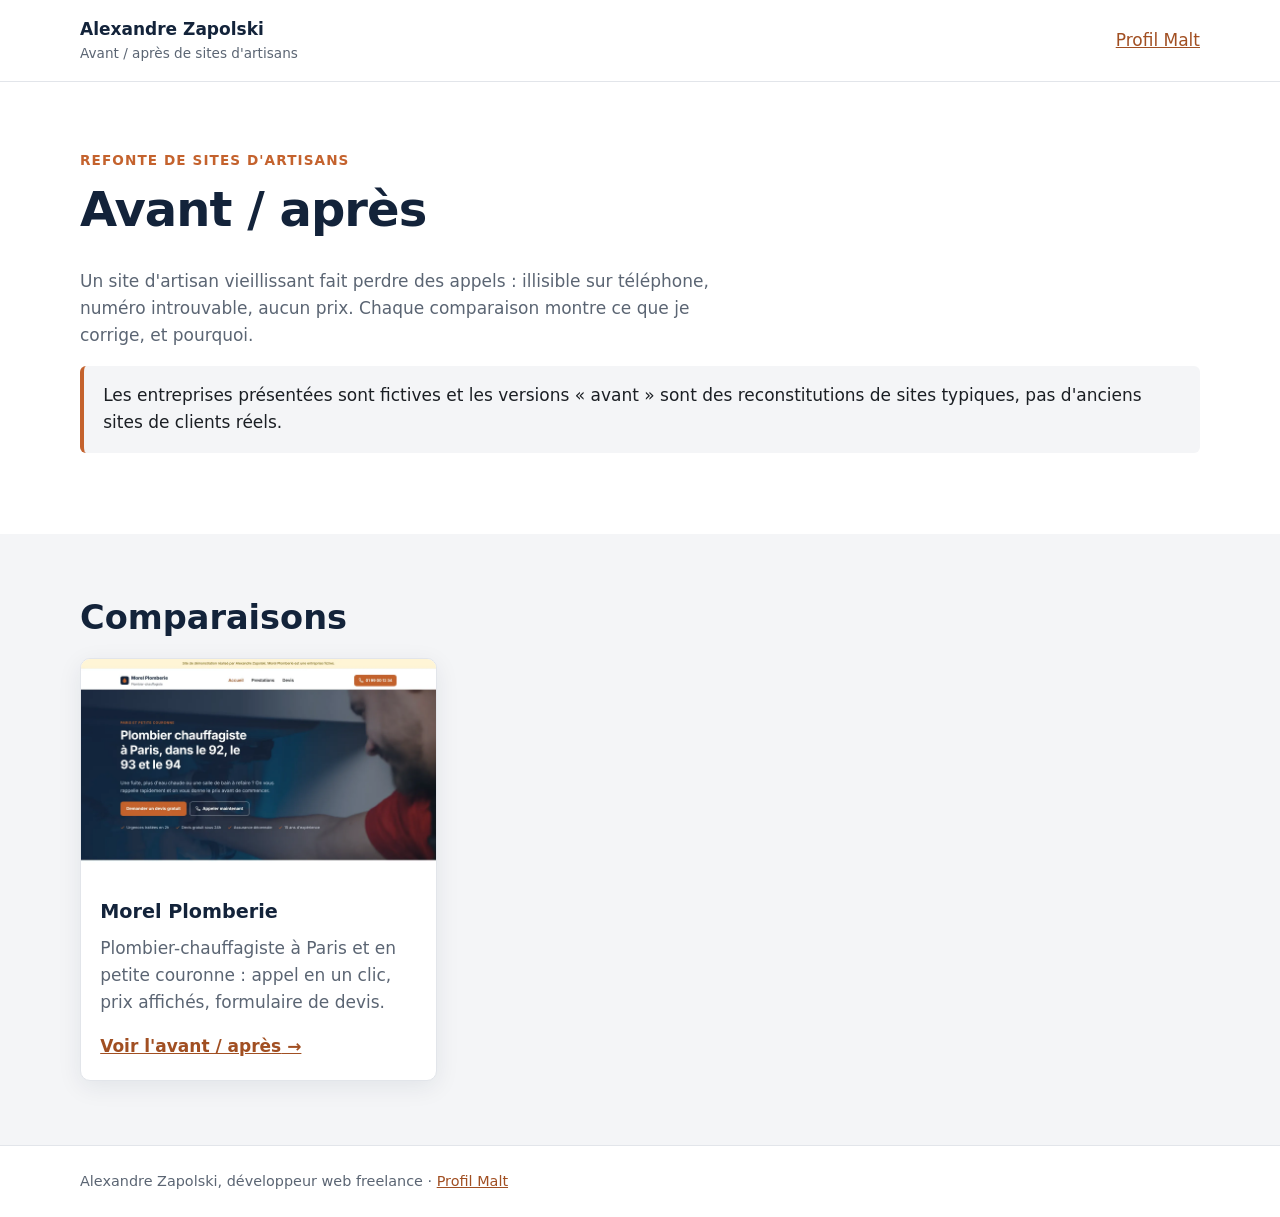
<file: index.html>
<!DOCTYPE html>
<html lang="fr">
<head>
  <meta charset="UTF-8">
  <meta name="viewport" content="width=device-width, initial-scale=1">
  <title>Avant / après : refontes de sites d'artisans | Alexandre Zapolski</title>
  <meta name="description" content="Comparaisons avant / après de sites d'artisans : ce que je corrige pour qu'un site vieillissant rapporte à nouveau des appels.">
  <link rel="stylesheet" href="css/style.css">
</head>
<body>
  <a class="skip-link" href="#contenu">Aller au contenu</a>

  <header class="header">
    <div class="container header__inner">
      <a class="brand" href="index.html">Alexandre Zapolski<small>Avant / après de sites d'artisans</small></a>
      <a href="https://www.malt.fr/profile/alexandrezapolski">Profil Malt</a>
    </div>
  </header>

  <main id="contenu">
    <section class="section">
      <div class="container">
        <span class="eyebrow">Refonte de sites d'artisans</span>
        <h1>Avant / après</h1>
        <p class="lead">Un site d'artisan vieillissant fait perdre des appels : illisible sur téléphone, numéro introuvable, aucun prix. Chaque comparaison montre ce que je corrige, et pourquoi.</p>
        <p class="note">Les entreprises présentées sont fictives et les versions « avant » sont des reconstitutions de sites typiques, pas d'anciens sites de clients réels.</p>
      </div>
    </section>

    <section class="section section--alt">
      <div class="container">
        <h2>Comparaisons</h2>
        <div class="cases">
          <article class="case">
            <img src="morel-plomberie/img/apres-desktop.webp" width="1440" height="900" alt="">
            <div class="case__body">
              <h3>Morel Plomberie</h3>
              <p>Plombier-chauffagiste à Paris et en petite couronne : appel en un clic, prix affichés, formulaire de devis.</p>
              <a class="case__link" href="morel-plomberie/index.html">Voir l'avant / après</a>
            </div>
          </article>
        </div>
      </div>
    </section>
  </main>

  <footer class="footer">
    <div class="container">Alexandre Zapolski, développeur web freelance · <a href="https://www.malt.fr/profile/alexandrezapolski">Profil Malt</a></div>
  </footer>
</body>
</html>
</file>
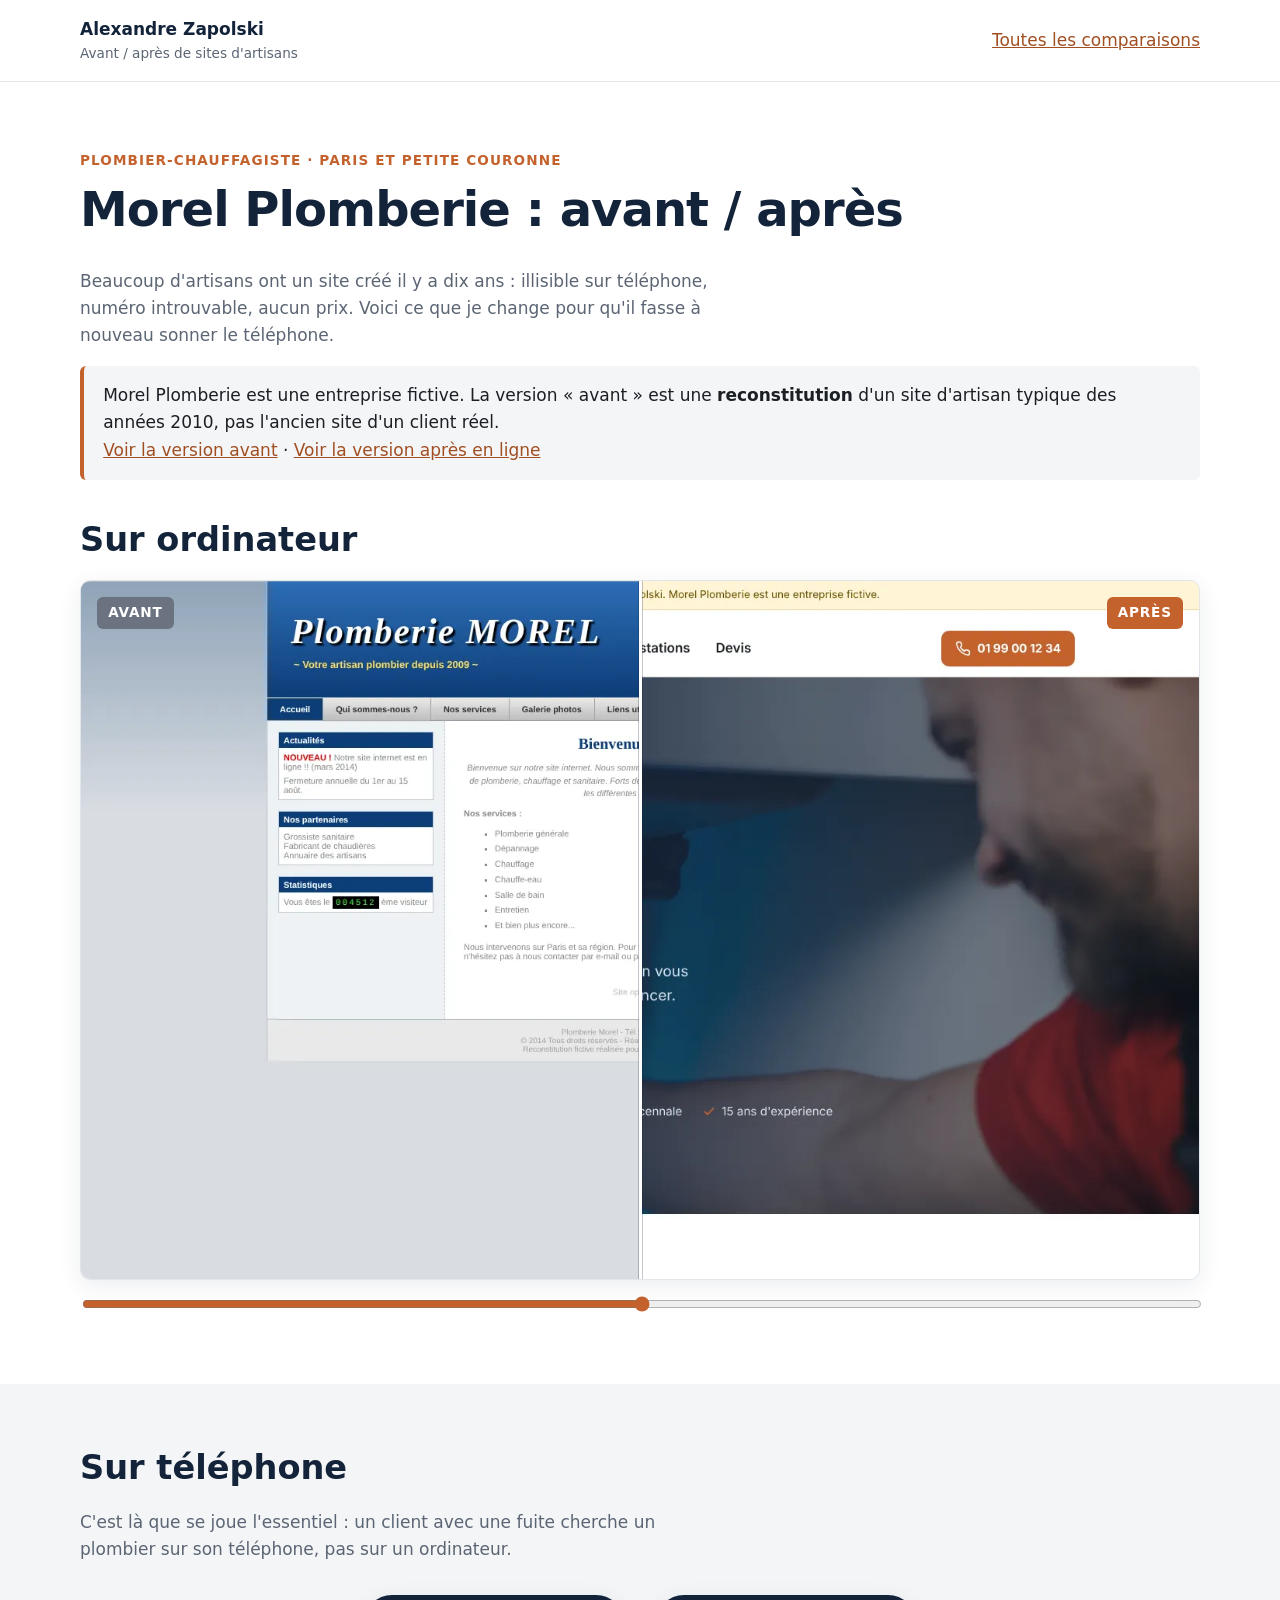
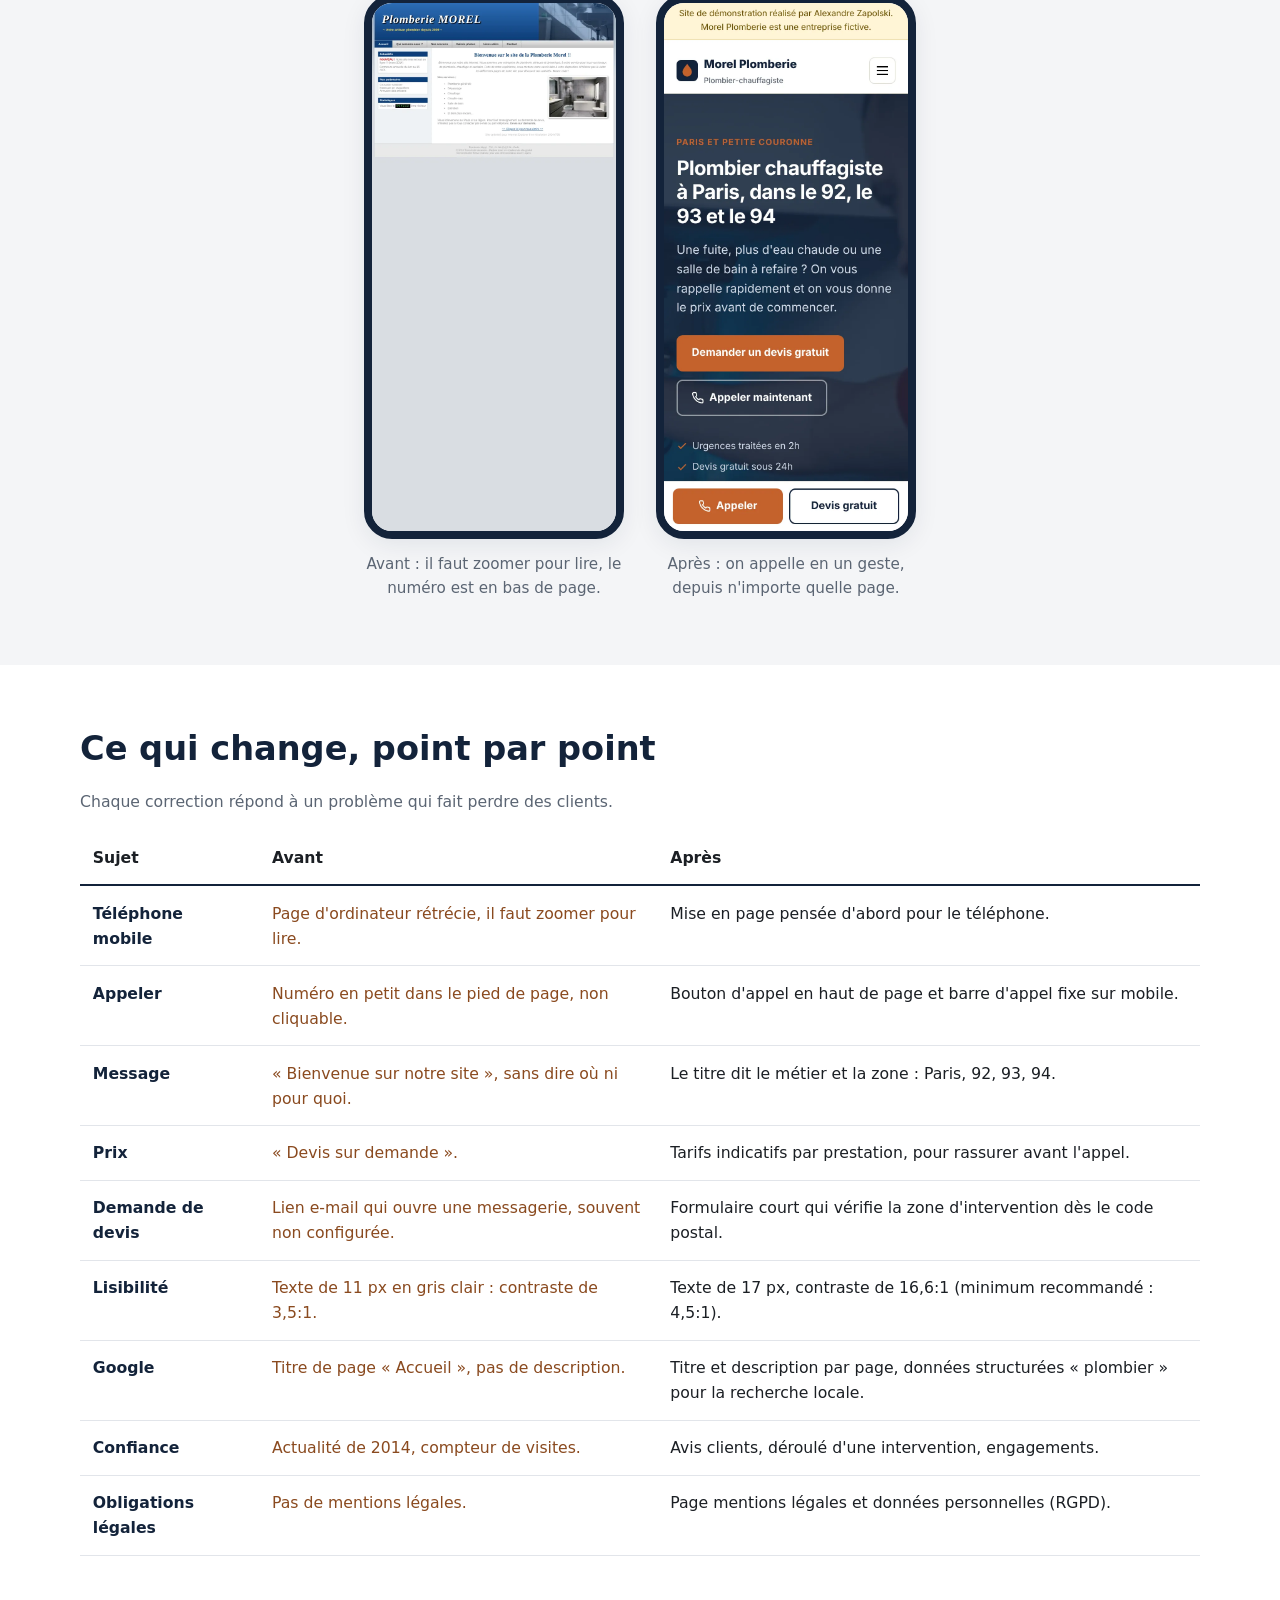
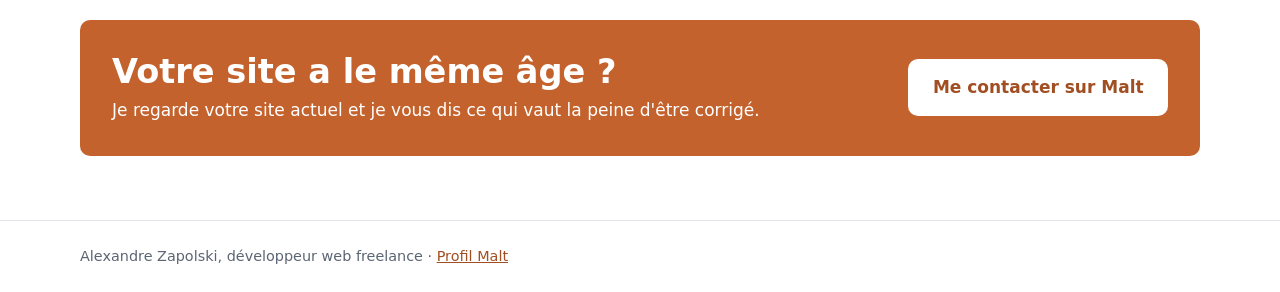
<file: morel-plomberie/index.html>
<!DOCTYPE html>
<html lang="fr">
<head>
  <meta charset="UTF-8">
  <meta name="viewport" content="width=device-width, initial-scale=1">
  <title>Avant / après : site de plombier-chauffagiste | Alexandre Zapolski</title>
  <meta name="description" content="Refonte d'un site de plombier vieillissant : lisible sur mobile, appel en un clic, prix affichés, formulaire de devis, référencement local.">
  <link rel="stylesheet" href="../css/style.css">
</head>
<body>
  <a class="skip-link" href="#contenu">Aller au contenu</a>

  <header class="header">
    <div class="container header__inner">
      <a class="brand" href="../index.html">Alexandre Zapolski<small>Avant / après de sites d'artisans</small></a>
      <a href="../index.html">Toutes les comparaisons</a>
    </div>
  </header>

  <main id="contenu">
    <section class="section">
      <div class="container">
        <span class="eyebrow">Plombier-chauffagiste · Paris et petite couronne</span>
        <h1>Morel Plomberie : avant / après</h1>
        <p class="lead">Beaucoup d'artisans ont un site créé il y a dix ans : illisible sur téléphone, numéro introuvable, aucun prix. Voici ce que je change pour qu'il fasse à nouveau sonner le téléphone.</p>

        <p class="note">Morel Plomberie est une entreprise fictive. La version « avant » est une <strong>reconstitution</strong> d'un site d'artisan typique des années 2010, pas l'ancien site d'un client réel.<br>
          <a href="avant/index.html">Voir la version avant</a> · <a href="https://skorpiozzz.github.io/morel-plomberie/">Voir la version après en ligne</a></p>

        <h2 style="margin-top:2.5rem">Sur ordinateur</h2>
        <div class="compare">
          <img src="img/apres-desktop.webp" width="1440" height="900" alt="Après : page d'accueil moderne avec titre clair, bouton de devis et bouton d'appel.">
          <img class="compare__before" src="img/avant-desktop.webp" width="1440" height="900" alt="Avant : page d'accueil datée, texte gris très petit, menu en onglets, compteur de visites.">
          <div class="compare__line" aria-hidden="true"></div>
          <span class="tag tag--before">Avant</span>
          <span class="tag tag--after">Après</span>
        </div>
        <label class="visually-hidden" for="compare-range">Glisser pour comparer avant et après</label>
        <input class="compare__range" id="compare-range" type="range" min="0" max="100" value="50">
      </div>
    </section>

    <section class="section section--alt">
      <div class="container">
        <h2>Sur téléphone</h2>
        <p class="lead">C'est là que se joue l'essentiel : un client avec une fuite cherche un plombier sur son téléphone, pas sur un ordinateur.</p>
        <div class="phones">
          <figure>
            <img src="img/avant-mobile.webp" width="390" height="844" loading="lazy" alt="Avant sur téléphone : la page d'ordinateur rétrécie, texte minuscule, aucun bouton d'appel.">
            <figcaption>Avant : il faut zoomer pour lire, le numéro est en bas de page.</figcaption>
          </figure>
          <figure>
            <img src="img/apres-mobile.webp" width="390" height="844" loading="lazy" alt="Après sur téléphone : titre lisible, bouton de devis, barre d'appel fixe en bas de l'écran.">
            <figcaption>Après : on appelle en un geste, depuis n'importe quelle page.</figcaption>
          </figure>
        </div>
      </div>
    </section>

    <section class="section">
      <div class="container">
        <h2>Ce qui change, point par point</h2>
        <table class="changes">
          <caption>Chaque correction répond à un problème qui fait perdre des clients.</caption>
          <thead>
            <tr><th scope="col">Sujet</th><th scope="col">Avant</th><th scope="col">Après</th></tr>
          </thead>
          <tbody>
            <tr>
              <th scope="row">Téléphone mobile</th>
              <td data-label="Avant">Page d'ordinateur rétrécie, il faut zoomer pour lire.</td>
              <td data-label="Après">Mise en page pensée d'abord pour le téléphone.</td>
            </tr>
            <tr>
              <th scope="row">Appeler</th>
              <td data-label="Avant">Numéro en petit dans le pied de page, non cliquable.</td>
              <td data-label="Après">Bouton d'appel en haut de page et barre d'appel fixe sur mobile.</td>
            </tr>
            <tr>
              <th scope="row">Message</th>
              <td data-label="Avant">« Bienvenue sur notre site », sans dire où ni pour quoi.</td>
              <td data-label="Après">Le titre dit le métier et la zone : Paris, 92, 93, 94.</td>
            </tr>
            <tr>
              <th scope="row">Prix</th>
              <td data-label="Avant">« Devis sur demande ».</td>
              <td data-label="Après">Tarifs indicatifs par prestation, pour rassurer avant l'appel.</td>
            </tr>
            <tr>
              <th scope="row">Demande de devis</th>
              <td data-label="Avant">Lien e-mail qui ouvre une messagerie, souvent non configurée.</td>
              <td data-label="Après">Formulaire court qui vérifie la zone d'intervention dès le code postal.</td>
            </tr>
            <tr>
              <th scope="row">Lisibilité</th>
              <td data-label="Avant">Texte de 11 px en gris clair : contraste de 3,5:1.</td>
              <td data-label="Après">Texte de 17 px, contraste de 16,6:1 (minimum recommandé : 4,5:1).</td>
            </tr>
            <tr>
              <th scope="row">Google</th>
              <td data-label="Avant">Titre de page « Accueil », pas de description.</td>
              <td data-label="Après">Titre et description par page, données structurées « plombier » pour la recherche locale.</td>
            </tr>
            <tr>
              <th scope="row">Confiance</th>
              <td data-label="Avant">Actualité de 2014, compteur de visites.</td>
              <td data-label="Après">Avis clients, déroulé d'une intervention, engagements.</td>
            </tr>
            <tr>
              <th scope="row">Obligations légales</th>
              <td data-label="Avant">Pas de mentions légales.</td>
              <td data-label="Après">Page mentions légales et données personnelles (RGPD).</td>
            </tr>
          </tbody>
        </table>
      </div>
    </section>

    <section class="section" style="padding-top:0">
      <div class="container">
        <div class="cta">
          <div>
            <h2>Votre site a le même âge ?</h2>
            <p>Je regarde votre site actuel et je vous dis ce qui vaut la peine d'être corrigé.</p>
          </div>
          <a class="btn btn--light" href="https://www.malt.fr/profile/alexandrezapolski">Me contacter sur Malt</a>
        </div>
      </div>
    </section>
  </main>

  <footer class="footer">
    <div class="container">Alexandre Zapolski, développeur web freelance · <a href="https://www.malt.fr/profile/alexandrezapolski">Profil Malt</a></div>
  </footer>

  <script src="../js/compare.js" defer></script>
</body>
</html>
</file>
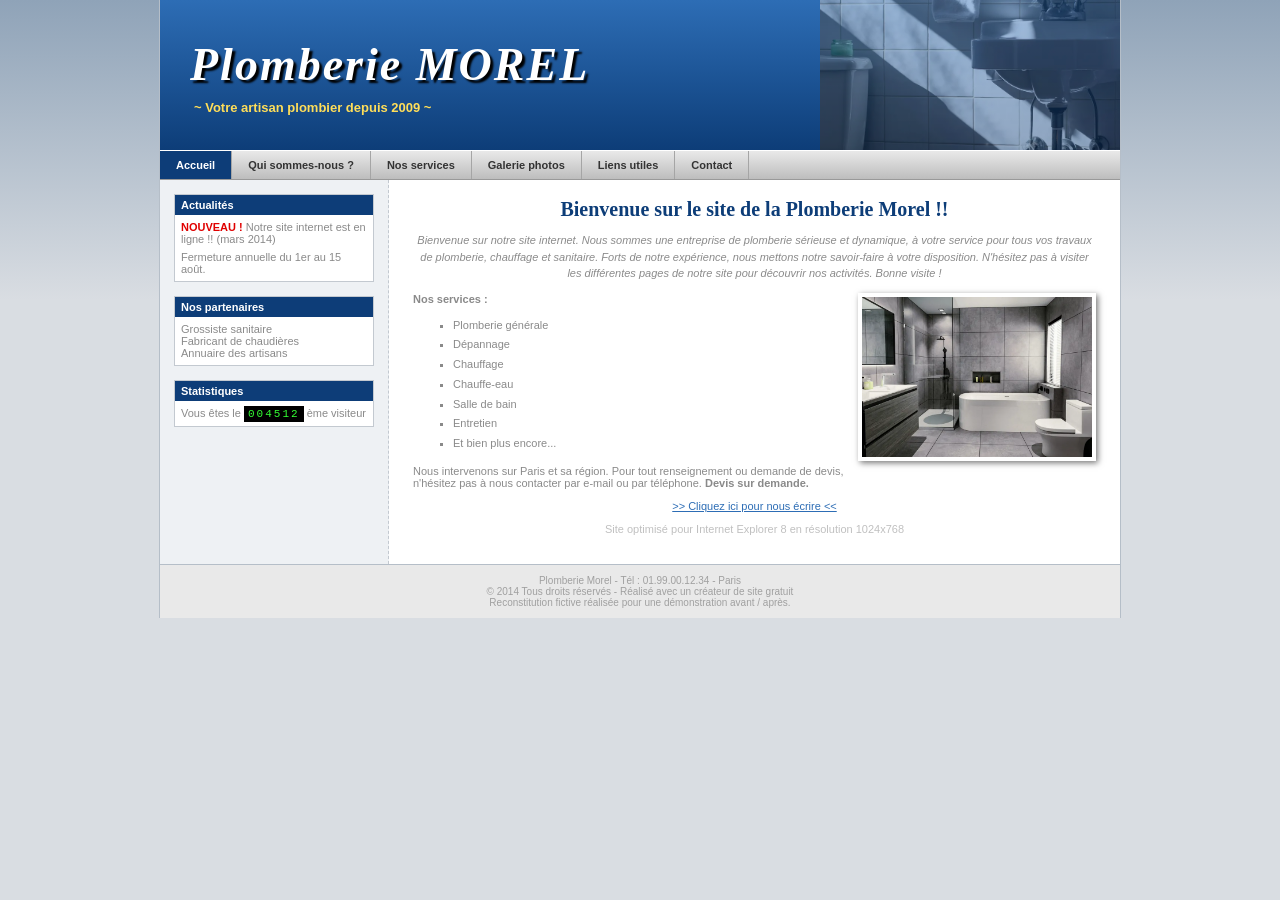
<file: morel-plomberie/avant/index.html>
<!DOCTYPE html PUBLIC "-//W3C//DTD XHTML 1.0 Transitional//EN" "http://www.w3.org/TR/xhtml1/DTD/xhtml1-transitional.dtd">
<html xmlns="http://www.w3.org/1999/xhtml" lang="fr">
<head>
<meta http-equiv="Content-Type" content="text/html; charset=utf-8" />
<!-- Reconstitution volontairement datée d'un site d'artisan (vers 2012-2014).
     Sert de "avant" pour la page avant-apres.html. Ne pas utiliser comme modèle.
     Défauts reproduits : pas de balise viewport, largeur fixe, numéro non cliquable,
     texte gris clair trop petit, pas de prix, contact par mailto, pas de description. -->
<title>Accueil</title>
<style type="text/css">
body {
  margin: 0;
  padding: 0;
  background: #d9dde2 url() repeat-x;
  background-image: linear-gradient(#8fa3b8, #d9dde2 300px);
  font-family: Verdana, Geneva, sans-serif;
  font-size: 11px;
  color: #8a8a8a;
}
#page {
  width: 960px;
  margin: 0 auto;
  background: #ffffff;
  border-left: 1px solid #b5bec8;
  border-right: 1px solid #b5bec8;
}
#bandeau {
  height: 150px;
  background: linear-gradient(#2d6db5, #0d3d78);
  position: relative;
  overflow: hidden;
}
#bandeau h1 {
  margin: 0;
  position: absolute;
  left: 30px;
  top: 38px;
  font-family: "Times New Roman", Times, serif;
  font-size: 46px;
  font-style: italic;
  color: #ffffff;
  text-shadow: 3px 3px 2px #000000;
  letter-spacing: 2px;
}
#bandeau .slogan {
  position: absolute;
  left: 34px;
  top: 100px;
  color: #ffde59;
  font-size: 13px;
  font-weight: bold;
}
#bandeau img {
  position: absolute;
  right: 0;
  top: 0;
  height: 150px;
  width: 300px;
  object-fit: cover;
  opacity: 0.55;
}
#menu {
  background: linear-gradient(#e9e9e9, #bdbdbd);
  border-top: 1px solid #ffffff;
  border-bottom: 1px solid #999999;
  height: 28px;
}
#menu a {
  float: left;
  display: block;
  padding: 0 16px;
  line-height: 28px;
  color: #333333;
  text-decoration: none;
  font-weight: bold;
  border-right: 1px solid #a5a5a5;
}
#menu a.actif { background: #0d3d78; color: #ffffff; }
table.mise-en-page { width: 100%; border-collapse: collapse; }
td.colonne-gauche {
  width: 200px;
  vertical-align: top;
  background: #eef1f4;
  border-right: 1px dashed #c3c9d0;
  padding: 14px;
}
td.contenu { vertical-align: top; padding: 18px 24px; }
.encadre {
  border: 1px solid #c3c9d0;
  background: #ffffff;
  margin-bottom: 14px;
}
.encadre h3 {
  margin: 0;
  padding: 4px 6px;
  background: #0d3d78;
  color: #ffffff;
  font-size: 11px;
}
.encadre p { margin: 6px; }
.clignote { color: #e00000; font-weight: bold; animation: clignote 1s steps(1) infinite; }
@keyframes clignote { 50% { visibility: hidden; } }
h2 {
  font-family: "Comic Sans MS", "Comic Neue", cursive;
  color: #0d3d78;
  font-size: 20px;
  margin: 0 0 10px 0;
  text-align: center;
}
.bienvenue { text-align: center; font-style: italic; line-height: 1.5; }
.photo {
  float: right;
  margin: 0 0 10px 14px;
  border: 4px solid #ffffff;
  box-shadow: 2px 2px 6px #777777;
  width: 230px;
  height: 160px;
  object-fit: cover;
}
ul.services { line-height: 1.8; }
ul.services li { list-style-image: none; list-style-type: square; }
.compteur {
  font-family: "Courier New", monospace;
  background: #000000;
  color: #33ff33;
  padding: 2px 4px;
  letter-spacing: 2px;
}
#pied {
  clear: both;
  background: #e9e9e9;
  border-top: 1px solid #b5bec8;
  text-align: center;
  padding: 10px;
  font-size: 10px;
  color: #a0a0a0;
}
a { color: #2d6db5; }
</style>
</head>
<body>

<div id="page">

  <div id="bandeau">
    <h1>Plomberie MOREL</h1>
    <div class="slogan">~ Votre artisan plombier depuis 2009 ~</div>
    <img src="../img/depannage-fuite.webp" alt="" />
  </div>

  <div id="menu">
    <a href="#" class="actif">Accueil</a>
    <a href="#">Qui sommes-nous ?</a>
    <a href="#">Nos services</a>
    <a href="#">Galerie photos</a>
    <a href="#">Liens utiles</a>
    <a href="#">Contact</a>
  </div>

  <table class="mise-en-page">
    <tr>
      <td class="colonne-gauche">
        <div class="encadre">
          <h3>Actualités</h3>
          <p><span class="clignote">NOUVEAU !</span> Notre site internet est en ligne !! (mars 2014)</p>
          <p>Fermeture annuelle du 1er au 15 août.</p>
        </div>
        <div class="encadre">
          <h3>Nos partenaires</h3>
          <p>Grossiste sanitaire<br />Fabricant de chaudières<br />Annuaire des artisans</p>
        </div>
        <div class="encadre">
          <h3>Statistiques</h3>
          <p>Vous êtes le <span class="compteur">004512</span> ème visiteur</p>
        </div>
      </td>

      <td class="contenu">
        <h2>Bienvenue sur le site de la Plomberie Morel !!</h2>

        <p class="bienvenue">
          Bienvenue sur notre site internet. Nous sommes une entreprise de plomberie
          sérieuse et dynamique, à votre service pour tous vos travaux de plomberie,
          chauffage et sanitaire. Forts de notre expérience, nous mettons notre savoir-faire
          à votre disposition. N'hésitez pas à visiter les différentes pages de notre site
          pour découvrir nos activités. Bonne visite !
        </p>

        <img class="photo" src="../img/salle-de-bain.webp" alt="" />

        <p><b>Nos services :</b></p>
        <ul class="services">
          <li>Plomberie générale</li>
          <li>Dépannage</li>
          <li>Chauffage</li>
          <li>Chauffe-eau</li>
          <li>Salle de bain</li>
          <li>Entretien</li>
          <li>Et bien plus encore...</li>
        </ul>

        <p>
          Nous intervenons sur Paris et sa région. Pour tout renseignement ou demande de
          devis, n'hésitez pas à nous contacter par e-mail ou par téléphone.
          <b>Devis sur demande.</b>
        </p>

        <p style="text-align:center">
          <a href="mailto:contact@exemple.invalid">&gt;&gt; Cliquez ici pour nous écrire &lt;&lt;</a>
        </p>

        <p style="text-align:center;color:#c0c0c0">
          Site optimisé pour Internet Explorer 8 en résolution 1024x768
        </p>
      </td>
    </tr>
  </table>

  <div id="pied">
    Plomberie Morel - Tél : 01.99.00.12.34 - Paris<br />
    © 2014 Tous droits réservés - Réalisé avec un créateur de site gratuit<br />
    Reconstitution fictive réalisée pour une démonstration avant / après.
  </div>

</div>

</body>
</html>
</file>
<file: css/style.css>
/* Styles des pages avant / après */

:root {
  --navy: #13233a;
  --accent: #c4622d;
  --accent-dark: #a14f22;
  --bg-alt: #f4f5f7;
  --white: #ffffff;
  --ink: #1b1f24;
  --muted: #5b6573;
  --line: #e2e5ea;
  --before: #6b7280;

  --radius: 10px;
  --shadow: 0 6px 24px rgba(19, 35, 58, 0.08);
  --container: 1120px;
  --font: system-ui, -apple-system, "Segoe UI", Roboto, "Helvetica Neue", Arial, sans-serif;
}

*, *::before, *::after { box-sizing: border-box; }

body {
  margin: 0;
  font-family: var(--font);
  font-size: 1.0625rem;
  line-height: 1.6;
  color: var(--ink);
  background: var(--white);
}

img { display: block; max-width: 100%; height: auto; }
a { color: var(--accent-dark); }

h1, h2, h3 { line-height: 1.2; margin: 0 0 0.6em; color: var(--navy); }
h1 { font-size: clamp(2rem, 4.5vw, 3rem); letter-spacing: -0.02em; }
h2 { font-size: clamp(1.5rem, 3vw, 2.1rem); }
h3 { font-size: 1.2rem; }
p { margin: 0 0 1em; }

:focus-visible { outline: 3px solid var(--accent); outline-offset: 2px; }

.container { width: min(100% - 2.5rem, var(--container)); margin-inline: auto; }

.visually-hidden {
  position: absolute; width: 1px; height: 1px;
  overflow: hidden; clip: rect(0 0 0 0); white-space: nowrap;
}

.skip-link {
  position: absolute; left: 1rem; top: -100px;
  background: var(--navy); color: var(--white);
  padding: 0.6rem 1rem; border-radius: var(--radius); z-index: 100;
}
.skip-link:focus { top: 1rem; }

/* En-tête */
.header { border-bottom: 1px solid var(--line); }
.header__inner {
  display: flex; align-items: center; justify-content: space-between;
  gap: 1rem; padding: 1rem 0;
}
.brand { font-weight: 700; color: var(--navy); text-decoration: none; }
.brand small { display: block; font-weight: 400; color: var(--muted); font-size: 0.85rem; }

/* Sections */
.section { padding: 4rem 0; }
.section--alt { background: var(--bg-alt); }
.lead { color: var(--muted); max-width: 640px; }
.eyebrow {
  display: inline-block; margin-bottom: 0.6rem;
  color: var(--accent); font-weight: 700; font-size: 0.85rem;
  letter-spacing: 0.08em; text-transform: uppercase;
}

/* Boutons */
.btn {
  display: inline-flex; align-items: center; justify-content: center;
  padding: 0.8rem 1.4rem; border-radius: var(--radius);
  border: 2px solid transparent; font-weight: 700; text-decoration: none;
}
.btn--primary { background: var(--accent); color: var(--white); }
.btn--primary:hover { background: var(--accent-dark); }
.btn--outline { border-color: var(--navy); color: var(--navy); }
.btn--light { background: var(--white); color: var(--accent-dark); }

.note {
  background: var(--bg-alt); border-left: 4px solid var(--accent);
  padding: 1rem 1.2rem; border-radius: 6px;
}

/* Liste des comparaisons (accueil) */
.cases { display: grid; grid-template-columns: repeat(auto-fill, minmax(300px, 1fr)); gap: 1.5rem; }
.case {
  border: 1px solid var(--line); border-radius: var(--radius);
  overflow: hidden; box-shadow: var(--shadow); background: var(--white);
}
.case img { aspect-ratio: 16 / 10; object-fit: cover; object-position: top; width: 100%; }
.case__body { padding: 1.2rem; }
.case__body p { color: var(--muted); }
.case__link { font-weight: 700; }
.case__link::after { content: " →"; }

/* Curseur avant / après */
.compare {
  position: relative; overflow: hidden;
  border-radius: var(--radius); border: 1px solid var(--line);
  box-shadow: var(--shadow); aspect-ratio: 1440 / 900; background: var(--bg-alt);
  touch-action: pan-y;
}
.compare img {
  position: absolute; inset: 0; width: 100%; height: 100%;
  object-fit: cover; object-position: top;
}
/* l'image "avant" est au-dessus, découpée selon la position du curseur */
.compare__before { clip-path: inset(0 calc(100% - var(--pos, 50%)) 0 0); }
.compare__line {
  position: absolute; top: 0; bottom: 0; left: var(--pos, 50%);
  width: 3px; margin-left: -1.5px; background: var(--white);
  box-shadow: 0 0 0 1px rgba(19, 35, 58, 0.25); pointer-events: none;
}
.tag {
  position: absolute; top: 1rem; padding: 0.3rem 0.7rem; border-radius: 6px;
  color: var(--white); font-weight: 700; font-size: 0.85rem;
  letter-spacing: 0.06em; text-transform: uppercase; pointer-events: none;
}
.tag--before { left: 1rem; background: var(--before); }
.tag--after { right: 1rem; background: var(--accent); }
.compare__range { width: 100%; margin-top: 1rem; accent-color: var(--accent); }

/* Téléphones côte à côte */
.phones {
  display: grid; grid-template-columns: repeat(2, minmax(0, 260px));
  gap: 2rem; justify-content: center; margin-top: 2rem;
}
.phones figure { margin: 0; text-align: center; }
.phones img { border: 8px solid var(--navy); border-radius: 28px; box-shadow: var(--shadow); width: 100%; }
.phones figcaption { margin-top: 0.8rem; color: var(--muted); font-size: 0.95rem; }

/* Tableau des corrections */
.changes { width: 100%; border-collapse: collapse; font-size: 0.98rem; }
.changes caption { text-align: left; color: var(--muted); margin-bottom: 1rem; }
.changes th, .changes td { text-align: left; vertical-align: top; padding: 0.9rem 0.8rem; border-bottom: 1px solid var(--line); }
.changes thead th { border-bottom: 2px solid var(--navy); }
.changes tbody th { color: var(--navy); width: 16%; }
.changes td:nth-child(2) { color: #8a4a1f; }

/* Appel à l'action */
.cta {
  display: flex; flex-wrap: wrap; align-items: center; justify-content: space-between;
  gap: 1.5rem; padding: 2rem; border-radius: var(--radius);
  background: var(--accent); color: var(--white);
}
.cta h2 { color: var(--white); margin-bottom: 0.3rem; }
.cta p { margin: 0; }

/* Pied de page */
.footer { border-top: 1px solid var(--line); padding: 1.5rem 0; color: var(--muted); font-size: 0.9rem; }

@media (max-width: 760px) {
  .section { padding: 3rem 0; }
  .changes thead { display: none; }
  .changes, .changes caption, .changes tbody, .changes tr, .changes th, .changes td { display: block; width: 100%; }
  .changes tr { border-bottom: 1px solid var(--line); padding: 0.6rem 0; }
  .changes th, .changes td { border: 0; padding: 0.25rem 0; }
  .changes td::before { content: attr(data-label) " : "; font-weight: 700; color: var(--navy); }
}
</file>
